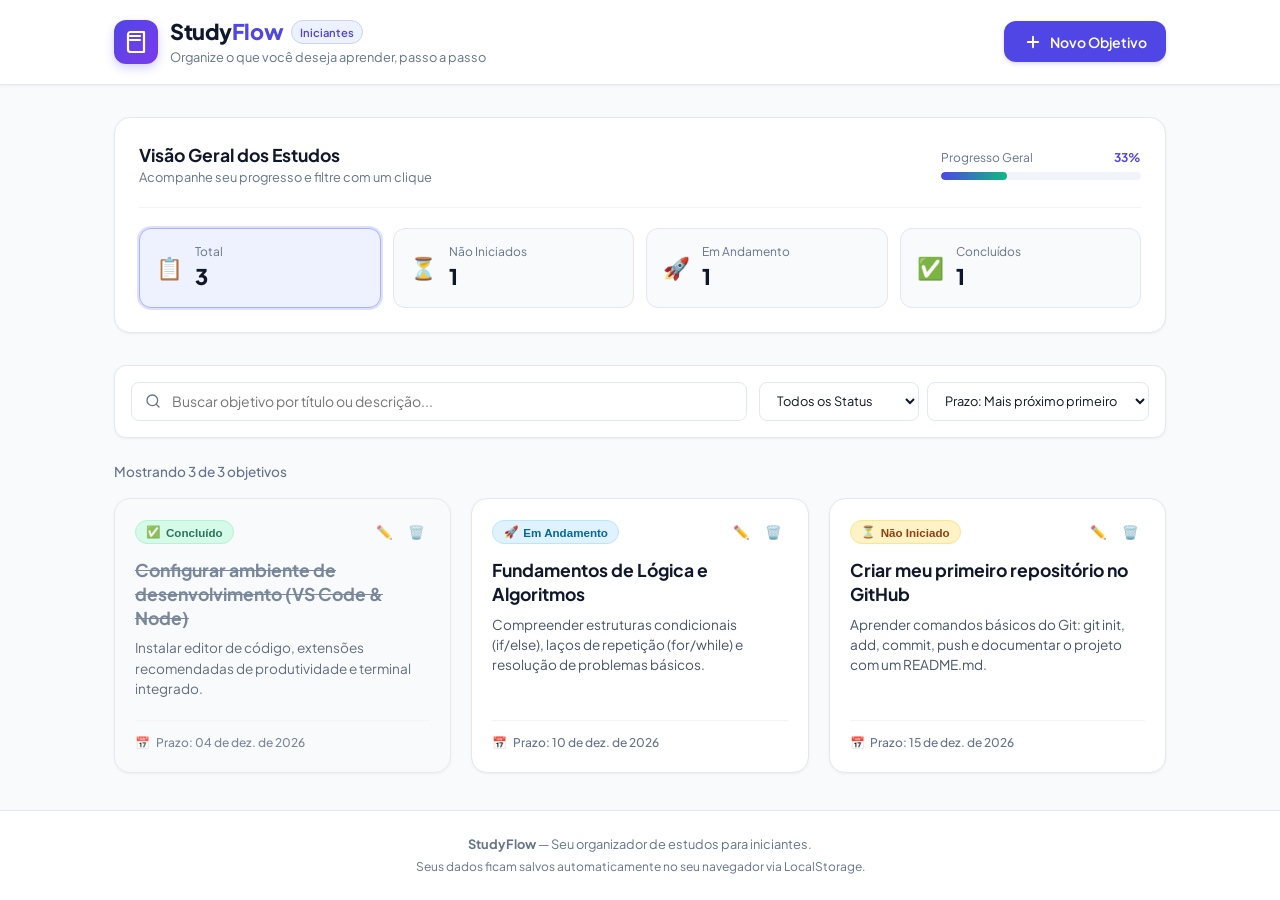
<file: src/public/index.html>
<!DOCTYPE html>
<html lang="pt-BR">
<head>
  <meta charset="UTF-8" />
  <meta name="viewport" content="width=device-width, initial-scale=1.0" />
  <title>StudyFlow - Organize seus Objetivos de Estudos</title>
  <meta name="description" content="Aplicação simples e acolhedora para organizar objetivos de estudo." />
  
  <!-- Fontes do Google -->
  <link rel="preconnect" href="https://fonts.googleapis.com">
  <link rel="preconnect" href="https://fonts.gstatic.com" crossorigin>
  <link href="https://fonts.googleapis.com/css2?family=Plus+Jakarta+Sans:wght@500;600;700;800&family=Inter:wght@400;500;600&display=swap" rel="stylesheet">

  <link rel="stylesheet" href="style.css" />
</head>
<body>

  <!-- Barra Superior / Cabeçalho -->
  <header class="header">
    <div class="header-container">
      <div class="brand">
        <div class="brand-icon">
          <svg width="24" height="24" viewBox="0 0 24 24" fill="none" stroke="currentColor" stroke-width="2.2" stroke-linecap="round" stroke-linejoin="round">
            <path d="M4 19.5v-15A2.5 2.5 0 0 1 6.5 2H20v20H6.5a2.5 2.5 0 0 1-2.5-2.5Z"></path>
            <path d="M6 6h10"></path>
            <path d="M6 10h10"></path>
          </svg>
        </div>
        <div>
          <div class="brand-title-wrap">
            <h1 class="brand-title">Study<span>Flow</span></h1>
            <span class="badge-tag">Iniciantes</span>
          </div>
          <p class="brand-subtitle">Organize o que você deseja aprender, passo a passo</p>
        </div>
      </div>

      <button id="btn-open-new-modal" class="btn btn-primary" type="button">
        <svg width="18" height="18" viewBox="0 0 24 24" fill="none" stroke="currentColor" stroke-width="2.5" stroke-linecap="round" stroke-linejoin="round">
          <line x1="12" y1="5" x2="12" y2="19"></line>
          <line x1="5" y1="12" x2="19" y2="12"></line>
        </svg>
        <span>Novo Objetivo</span>
      </button>
    </div>
  </header>

  <!-- Conteúdo Principal -->
  <main class="main-container">

    <!-- Painel de Visão Geral e Métricas -->
    <section class="stats-panel">
      <div class="stats-header">
        <div>
          <h2 class="stats-title">Visão Geral dos Estudos</h2>
          <p class="stats-subtitle">Acompanhe seu progresso e filtre com um clique</p>
        </div>
        <div class="progress-wrap">
          <div class="progress-label">
            <span>Progresso Geral</span>
            <strong id="progress-percent">0%</strong>
          </div>
          <div class="progress-bar-bg">
            <div id="progress-bar-fill" class="progress-bar-fill" style="width: 0%"></div>
          </div>
        </div>
      </div>

      <div class="stats-grid">
        <div class="stat-card active" data-filter="all" id="stat-card-all">
          <div class="stat-icon stat-icon-all">📋</div>
          <div class="stat-info">
            <span class="stat-label">Total</span>
            <strong class="stat-value" id="count-total">0</strong>
          </div>
        </div>

        <div class="stat-card" data-filter="not_started" id="stat-card-not-started">
          <div class="stat-icon stat-icon-pending">⏳</div>
          <div class="stat-info">
            <span class="stat-label">Não Iniciados</span>
            <strong class="stat-value" id="count-not-started">0</strong>
          </div>
        </div>

        <div class="stat-card" data-filter="in_progress" id="stat-card-in-progress">
          <div class="stat-icon stat-icon-progress">🚀</div>
          <div class="stat-info">
            <span class="stat-label">Em Andamento</span>
            <strong class="stat-value" id="count-in-progress">0</strong>
          </div>
        </div>

        <div class="stat-card" data-filter="completed" id="stat-card-completed">
          <div class="stat-icon stat-icon-completed">✅</div>
          <div class="stat-info">
            <span class="stat-label">Concluídos</span>
            <strong class="stat-value" id="count-completed">0</strong>
          </div>
        </div>
      </div>
    </section>

    <!-- Barra de Filtro e Busca -->
    <section class="filter-bar">
      <div class="search-input-wrap">
        <svg class="search-icon" width="16" height="16" viewBox="0 0 24 24" fill="none" stroke="currentColor" stroke-width="2" stroke-linecap="round" stroke-linejoin="round">
          <circle cx="11" cy="11" r="8"></circle>
          <line x1="21" y1="21" x2="16.65" y2="16.65"></line>
        </svg>
        <input type="text" id="input-search" placeholder="Buscar objetivo por título ou descrição..." />
        <button type="button" id="btn-clear-search" class="btn-clear hidden">&times;</button>
      </div>

      <div class="filter-controls">
        <select id="select-status-filter" aria-label="Filtrar por status">
          <option value="all">Todos os Status</option>
          <option value="not_started">⏳ Não Iniciados</option>
          <option value="in_progress">🚀 Em Andamento</option>
          <option value="completed">✅ Concluídos</option>
        </select>

        <select id="select-sort" aria-label="Ordenar objetivos">
          <option value="deadline_asc">Prazo: Mais próximo primeiro</option>
          <option value="deadline_desc">Prazo: Mais distante primeiro</option>
          <option value="created_desc">Mais recentes adicionados</option>
          <option value="title_asc">Ordem alfabética (A-Z)</option>
        </select>
      </div>
    </section>

    <!-- Cabeçalho da Listagem -->
    <div class="list-summary" id="list-summary">
      <span id="summary-count-text">Mostrando objetivos</span>
      <button type="button" id="btn-reset-filters" class="link-btn hidden">Limpar filtros</button>
    </div>

    <!-- Lista de Cartões de Objetivos -->
    <div id="objectives-grid" class="objectives-grid"></div>

    <!-- Estado Vazio (Empty State) -->
    <div id="empty-state" class="empty-state hidden">
      <div class="empty-icon">📖</div>
      <h3 id="empty-title">Nenhum objetivo cadastrado ainda</h3>
      <p id="empty-description">Todo aprendizado começa com uma meta simples. Cadastre o que você quer aprender agora mesmo!</p>
      <div class="empty-actions">
        <button id="btn-empty-new" type="button" class="btn btn-primary">Cadastrar Primeiro Objetivo</button>
        <button id="btn-load-samples" type="button" class="btn btn-secondary">Carregar Exemplos Sugeridos</button>
      </div>
    </div>

  </main>

  <!-- Rodapé -->
  <footer class="footer">
    <div class="footer-container">
      <p><strong>StudyFlow</strong> — Seu organizador de estudos para iniciantes.</p>
      <p class="footer-sub">Seus dados ficam salvos automaticamente no seu navegador via LocalStorage.</p>
    </div>
  </footer>

  <!-- Modal de Cadastro / Edição -->
  <div id="modal-form" class="modal-overlay hidden" role="dialog" aria-modal="true">
    <div class="modal-card">
      <div class="modal-header">
        <div>
          <h3 id="modal-form-title">Novo Objetivo de Estudo</h3>
          <p id="modal-form-subtitle">Defina o que você quer aprender com clareza.</p>
        </div>
        <button type="button" class="btn-close" id="btn-close-form">&times;</button>
      </div>

      <form id="objective-form">
        <input type="hidden" id="form-objective-id" />

        <div class="form-group">
          <label for="form-title">Título do objetivo <span class="required">*</span></label>
          <input type="text" id="form-title" placeholder="Ex: Aprender funções em JavaScript" required />
          <span class="field-hint">Dica: seja específico para saber quando completou.</span>
        </div>

        <div class="form-group">
          <label for="form-description">Descrição ou anotações <small>(opcional)</small></label>
          <textarea id="form-description" rows="3" placeholder="Ex: Assistir aulas, ler documentação e resolver 3 exercícios."></textarea>
        </div>

        <div class="form-row">
          <div class="form-group">
            <label for="form-deadline">Prazo de conclusão <span class="required">*</span></label>
            <input type="date" id="form-deadline" required />
          </div>

          <div class="form-group">
            <label for="form-status">Status atual</label>
            <select id="form-status">
              <option value="not_started">⏳ Não Iniciado</option>
              <option value="in_progress">🚀 Em Andamento</option>
              <option value="completed">✅ Concluído</option>
            </select>
          </div>
        </div>

        <div class="modal-footer">
          <button type="button" class="btn btn-secondary" id="btn-cancel-form">Cancelar</button>
          <button type="submit" class="btn btn-primary" id="btn-submit-form">Salvar Objetivo</button>
        </div>
      </form>
    </div>
  </div>

  <!-- Modal de Confirmação de Exclusão (Requisito: Excluir somente após confirmação) -->
  <div id="modal-delete" class="modal-overlay hidden" role="alertdialog" aria-modal="true">
    <div class="modal-card modal-delete-card">
      <div class="delete-icon-wrap">⚠️</div>
      <div class="delete-content">
        <h3>Confirmar Exclusão</h3>
        <p>Tem certeza de que deseja excluir o seguinte objetivo de estudo?</p>
        <div id="delete-target-title" class="delete-target-title">"Título do objetivo"</div>
        <p class="delete-warning">Esta ação removerá permanentemente o item e não pode ser desfeita.</p>
      </div>
      <div class="modal-footer delete-footer">
        <button type="button" class="btn btn-secondary" id="btn-cancel-delete">Cancelar</button>
        <button type="button" class="btn btn-danger" id="btn-confirm-delete">Sim, Excluir Objetivo</button>
      </div>
    </div>
  </div>

  <!-- Notificação Flutuante (Toast) -->
  <div id="toast" class="toast hidden">
    <span id="toast-message">Notificação</span>
  </div>

  <script src="script.js"></script>
</body>
</html>
</file>
<file: src/public/style.css>
/* ==========================================================
   StudyFlow - Estilos da Aplicação (CSS Puro e Responsivo)
   ========================================================== */

:root {
  --primary: #4f46e5;
  --primary-hover: #4338ca;
  --primary-light: #eef2ff;
  --text-main: #0f172a;
  --text-muted: #64748b;
  --bg-page: #f8fafc;
  --bg-card: #ffffff;
  --border-color: #e2e8f0;
  --border-focus: #818cf8;
  --danger: #e11d48;
  --danger-hover: #be123c;
  --danger-bg: #ffe4e6;
  --radius-lg: 16px;
  --radius-md: 12px;
  --radius-sm: 8px;
  --shadow-sm: 0 1px 3px rgba(0, 0, 0, 0.05);
  --shadow-md: 0 4px 6px -1px rgba(0, 0, 0, 0.07), 0 2px 4px -2px rgba(0, 0, 0, 0.05);
  --shadow-lg: 0 10px 15px -3px rgba(0, 0, 0, 0.1), 0 4px 6px -4px rgba(0, 0, 0, 0.05);
  --font-family: 'Plus Jakarta Sans', 'Inter', system-ui, -apple-system, sans-serif;
}

* {
  margin: 0;
  padding: 0;
  box-sizing: border-box;
}

body {
  font-family: var(--font-family);
  background-color: var(--bg-page);
  color: var(--text-main);
  line-height: 1.5;
  min-height: 100vh;
  display: flex;
  flex-direction: column;
  -webkit-font-smoothing: antialiased;
}

/* ================== Header ================== */
.header {
  background: var(--bg-card);
  border-bottom: 1px solid var(--border-color);
  position: sticky;
  top: 0;
  z-index: 30;
  box-shadow: var(--shadow-sm);
}

.header-container {
  max-width: 1100px;
  margin: 0 auto;
  padding: 1rem 1.5rem;
  display: flex;
  align-items: center;
  justify-content: space-between;
  gap: 1rem;
}

.brand {
  display: flex;
  align-items: center;
  gap: 0.75rem;
}

.brand-icon {
  width: 44px;
  height: 44px;
  border-radius: var(--radius-md);
  background: linear-gradient(135deg, #4f46e5, #7c3aed);
  color: #ffffff;
  display: flex;
  align-items: center;
  justify-content: center;
  box-shadow: 0 4px 10px rgba(79, 70, 229, 0.25);
}

.brand-title-wrap {
  display: flex;
  align-items: center;
  gap: 0.5rem;
}

.brand-title {
  font-size: 1.35rem;
  font-weight: 800;
  letter-spacing: -0.02em;
  color: var(--text-main);
}

.brand-title span {
  color: var(--primary);
}

.badge-tag {
  font-size: 0.7rem;
  font-weight: 600;
  padding: 0.15rem 0.5rem;
  border-radius: 9999px;
  background-color: var(--primary-light);
  color: var(--primary);
  border: 1px solid #c7d2fe;
}

.brand-subtitle {
  font-size: 0.8rem;
  color: var(--text-muted);
}

/* ================== Botões ================== */
.btn {
  display: inline-flex;
  align-items: center;
  justify-content: center;
  gap: 0.5rem;
  padding: 0.65rem 1.15rem;
  border-radius: var(--radius-md);
  font-size: 0.875rem;
  font-weight: 600;
  cursor: pointer;
  border: 1px solid transparent;
  transition: all 0.15s ease-in-out;
  font-family: inherit;
}

.btn-primary {
  background-color: var(--primary);
  color: #ffffff;
  box-shadow: 0 2px 4px rgba(79, 70, 229, 0.2);
}

.btn-primary:hover {
  background-color: var(--primary-hover);
  box-shadow: 0 4px 8px rgba(79, 70, 229, 0.3);
}

.btn-secondary {
  background-color: #ffffff;
  border-color: var(--border-color);
  color: var(--text-main);
}

.btn-secondary:hover {
  background-color: #f1f5f9;
}

.btn-danger {
  background-color: var(--danger);
  color: #ffffff;
}

.btn-danger:hover {
  background-color: var(--danger-hover);
}

/* ================== Conteúdo Principal ================== */
.main-container {
  max-width: 1100px;
  width: 100%;
  margin: 0 auto;
  padding: 2rem 1.5rem;
  flex: 1;
}

/* ================== Painel de Estatísticas ================== */
.stats-panel {
  background: var(--bg-card);
  border: 1px solid var(--border-color);
  border-radius: var(--radius-lg);
  padding: 1.5rem;
  margin-bottom: 2rem;
  box-shadow: var(--shadow-sm);
}

.stats-header {
  display: flex;
  flex-direction: column;
  gap: 1rem;
  padding-bottom: 1.25rem;
  border-bottom: 1px solid #f1f5f9;
}

@media (min-width: 640px) {
  .stats-header {
    flex-direction: row;
    align-items: center;
    justify-content: space-between;
  }
}

.stats-title {
  font-size: 1.1rem;
  font-weight: 700;
  color: var(--text-main);
}

.stats-subtitle {
  font-size: 0.8rem;
  color: var(--text-muted);
}

.progress-wrap {
  min-width: 200px;
}

.progress-label {
  display: flex;
  justify-content: space-between;
  font-size: 0.75rem;
  color: var(--text-muted);
  margin-bottom: 0.35rem;
}

.progress-label strong {
  color: var(--primary);
}

.progress-bar-bg {
  width: 100%;
  height: 8px;
  background-color: #f1f5f9;
  border-radius: 9999px;
  overflow: hidden;
}

.progress-bar-fill {
  height: 100%;
  background: linear-gradient(90deg, #4f46e5, #10b981);
  border-radius: 9999px;
  transition: width 0.4s ease;
}

.stats-grid {
  display: grid;
  grid-template-columns: repeat(2, 1fr);
  gap: 0.75rem;
  margin-top: 1.25rem;
}

@media (min-width: 768px) {
  .stats-grid {
    grid-template-columns: repeat(4, 1fr);
  }
}

.stat-card {
  display: flex;
  align-items: center;
  gap: 0.75rem;
  padding: 0.85rem 1rem;
  border-radius: var(--radius-md);
  border: 1px solid var(--border-color);
  background-color: #f8fafc;
  cursor: pointer;
  transition: all 0.2s ease;
  user-select: none;
}

.stat-card:hover {
  background-color: #f1f5f9;
}

.stat-card.active {
  background-color: var(--primary-light);
  border-color: #a5b4fc;
  box-shadow: 0 0 0 2px rgba(99, 102, 241, 0.2);
}

.stat-icon {
  font-size: 1.35rem;
}

.stat-label {
  display: block;
  font-size: 0.75rem;
  color: var(--text-muted);
}

.stat-value {
  font-size: 1.35rem;
  font-weight: 800;
  color: var(--text-main);
}

/* ================== Barra de Filtros e Busca ================== */
.filter-bar {
  background: var(--bg-card);
  border: 1px solid var(--border-color);
  border-radius: var(--radius-md);
  padding: 1rem;
  margin-bottom: 1.5rem;
  display: flex;
  flex-direction: column;
  gap: 0.75rem;
  box-shadow: var(--shadow-sm);
}

@media (min-width: 768px) {
  .filter-bar {
    flex-direction: row;
    align-items: center;
    justify-content: space-between;
  }
}

.search-input-wrap {
  position: relative;
  flex: 1;
}

.search-icon {
  position: absolute;
  left: 0.85rem;
  top: 50%;
  transform: translateY(-50%);
  color: var(--text-muted);
}

.search-input-wrap input {
  width: 100%;
  padding: 0.6rem 2.2rem 0.6rem 2.5rem;
  border: 1px solid var(--border-color);
  border-radius: var(--radius-sm);
  font-size: 0.875rem;
  font-family: inherit;
  outline: none;
  transition: border-color 0.2s;
}

.search-input-wrap input:focus {
  border-color: var(--primary);
  box-shadow: 0 0 0 3px rgba(79, 70, 229, 0.1);
}

.btn-clear {
  position: absolute;
  right: 0.6rem;
  top: 50%;
  transform: translateY(-50%);
  background: none;
  border: none;
  font-size: 1.25rem;
  color: var(--text-muted);
  cursor: pointer;
}

.filter-controls {
  display: flex;
  gap: 0.5rem;
  flex-wrap: wrap;
}

.filter-controls select {
  padding: 0.6rem 0.85rem;
  border: 1px solid var(--border-color);
  border-radius: var(--radius-sm);
  background-color: #ffffff;
  font-size: 0.8rem;
  font-family: inherit;
  color: var(--text-main);
  outline: none;
  cursor: pointer;
}

.filter-controls select:focus {
  border-color: var(--primary);
}

/* ================== Sumário da Listagem ================== */
.list-summary {
  display: flex;
  align-items: center;
  justify-content: space-between;
  margin-bottom: 1rem;
  font-size: 0.85rem;
  color: var(--text-muted);
  font-weight: 500;
}

.link-btn {
  background: none;
  border: none;
  color: var(--primary);
  font-size: 0.8rem;
  font-weight: 600;
  cursor: pointer;
}

.link-btn:hover {
  text-decoration: underline;
}

/* ================== Grade de Objetivos ================== */
.objectives-grid {
  display: grid;
  grid-template-columns: 1fr;
  gap: 1.25rem;
}

@media (min-width: 640px) {
  .objectives-grid {
    grid-template-columns: repeat(2, 1fr);
  }
}

@media (min-width: 1024px) {
  .objectives-grid {
    grid-template-columns: repeat(3, 1fr);
  }
}

/* ================== Cartão de Objetivo ================== */
.objective-card {
  background: var(--bg-card);
  border: 1px solid var(--border-color);
  border-radius: var(--radius-lg);
  padding: 1.25rem;
  display: flex;
  flex-direction: column;
  justify-content: space-between;
  box-shadow: var(--shadow-sm);
  transition: transform 0.2s, box-shadow 0.2s, border-color 0.2s;
}

.objective-card:hover {
  transform: translateY(-2px);
  box-shadow: var(--shadow-md);
  border-color: #cbd5e1;
}

.objective-card.is-completed {
  opacity: 0.85;
  background-color: #fafbfc;
}

.objective-card.is-overdue {
  border-color: #fecdd3;
}

.card-top {
  display: flex;
  align-items: center;
  justify-content: space-between;
  margin-bottom: 0.85rem;
}

.status-badge {
  display: inline-flex;
  align-items: center;
  gap: 0.35rem;
  padding: 0.25rem 0.65rem;
  border-radius: 9999px;
  font-size: 0.725rem;
  font-weight: 700;
  border: 1px solid transparent;
  cursor: pointer;
  transition: opacity 0.2s;
}

.status-badge:hover {
  opacity: 0.85;
}

.status-not_started {
  background-color: #fef3c7;
  color: #92400e;
  border-color: #fde68a;
}

.status-in_progress {
  background-color: #e0f2fe;
  color: #0369a1;
  border-color: #bae6fd;
}

.status-completed {
  background-color: #d1fae5;
  color: #065f46;
  border-color: #a7f3d0;
}

.card-actions {
  display: flex;
  gap: 0.25rem;
}

.action-icon-btn {
  background: none;
  border: none;
  padding: 0.35rem;
  border-radius: var(--radius-sm);
  color: var(--text-muted);
  cursor: pointer;
  transition: all 0.15s;
}

.action-icon-btn:hover {
  background-color: #f1f5f9;
  color: var(--primary);
}

.action-icon-btn.delete-btn:hover {
  background-color: var(--danger-bg);
  color: var(--danger);
}

.card-title {
  font-size: 1.1rem;
  font-weight: 700;
  color: var(--text-main);
  margin-bottom: 0.5rem;
  line-height: 1.35;
}

.objective-card.is-completed .card-title {
  text-decoration: line-through;
  color: var(--text-muted);
}

.card-desc {
  font-size: 0.85rem;
  color: #475569;
  margin-bottom: 1.25rem;
  line-height: 1.5;
  white-space: pre-line;
  display: -webkit-box;
  -webkit-line-clamp: 3;
  -webkit-box-orient: vertical;
  overflow: hidden;
}

.card-footer {
  padding-top: 0.85rem;
  border-top: 1px solid #f1f5f9;
  display: flex;
  align-items: center;
  justify-content: space-between;
  flex-wrap: wrap;
  gap: 0.5rem;
  font-size: 0.75rem;
}

.card-deadline {
  color: var(--text-muted);
  font-weight: 500;
  display: flex;
  align-items: center;
  gap: 0.35rem;
}

.deadline-tag {
  padding: 0.2rem 0.5rem;
  border-radius: 6px;
  font-size: 0.7rem;
  font-weight: 600;
}

.deadline-overdue {
  background-color: #ffe4e6;
  color: #be123c;
}

.deadline-today {
  background-color: #fef3c7;
  color: #92400e;
}

.deadline-near {
  background-color: #e0e7ff;
  color: #3730a3;
}

/* ================== Empty State ================== */
.empty-state {
  background: var(--bg-card);
  border: 2px dashed #cbd5e1;
  border-radius: var(--radius-lg);
  padding: 3rem 1.5rem;
  text-align: center;
  max-width: 600px;
  margin: 2rem auto;
}

.empty-icon {
  font-size: 3rem;
  margin-bottom: 1rem;
}

.empty-state h3 {
  font-size: 1.25rem;
  font-weight: 800;
  color: var(--text-main);
  margin-bottom: 0.5rem;
}

.empty-state p {
  font-size: 0.875rem;
  color: var(--text-muted);
  max-width: 420px;
  margin: 0 auto 1.5rem;
}

.empty-actions {
  display: flex;
  gap: 0.75rem;
  justify-content: center;
  flex-wrap: wrap;
}

/* ================== Modais ================== */
.modal-overlay {
  position: fixed;
  inset: 0;
  background-color: rgba(15, 23, 42, 0.6);
  backdrop-filter: blur(3px);
  display: flex;
  align-items: center;
  justify-content: center;
  padding: 1rem;
  z-index: 50;
  animation: fadeIn 0.15s ease-out;
}

.modal-card {
  background: var(--bg-card);
  border-radius: var(--radius-lg);
  width: 100%;
  max-width: 520px;
  box-shadow: var(--shadow-lg);
  border: 1px solid var(--border-color);
  overflow: hidden;
  animation: scaleUp 0.15s ease-out;
}

.modal-header {
  padding: 1.25rem 1.5rem;
  background-color: #f8fafc;
  border-bottom: 1px solid var(--border-color);
  display: flex;
  justify-content: space-between;
  align-items: center;
}

.modal-header h3 {
  font-size: 1.15rem;
  font-weight: 800;
  color: var(--text-main);
}

.modal-header p {
  font-size: 0.775rem;
  color: var(--text-muted);
}

.btn-close {
  background: none;
  border: none;
  font-size: 1.5rem;
  color: var(--text-muted);
  cursor: pointer;
  padding: 0.25rem 0.5rem;
  border-radius: var(--radius-sm);
}

.btn-close:hover {
  background-color: #e2e8f0;
}

form {
  padding: 1.5rem;
  display: flex;
  flex-direction: column;
  gap: 1.15rem;
}

.form-group {
  display: flex;
  flex-direction: column;
  gap: 0.35rem;
}

.form-group label {
  font-size: 0.85rem;
  font-weight: 600;
  color: var(--text-main);
}

.form-group .required {
  color: var(--danger);
}

.form-group input,
.form-group textarea,
.form-group select {
  padding: 0.65rem 0.85rem;
  border: 1px solid var(--border-color);
  border-radius: var(--radius-sm);
  font-size: 0.875rem;
  font-family: inherit;
  outline: none;
  transition: border-color 0.2s;
}

.form-group input:focus,
.form-group textarea:focus,
.form-group select:focus {
  border-color: var(--primary);
  box-shadow: 0 0 0 3px rgba(79, 70, 229, 0.12);
}

.form-row {
  display: grid;
  grid-template-columns: 1fr;
  gap: 1rem;
}

@media (min-width: 480px) {
  .form-row {
    grid-template-columns: 1fr 1fr;
  }
}

.field-hint {
  font-size: 0.75rem;
  color: var(--text-muted);
}

.modal-footer {
  padding: 1rem 1.5rem;
  background-color: #f8fafc;
  border-top: 1px solid var(--border-color);
  display: flex;
  justify-content: flex-end;
  gap: 0.75rem;
}

/* Modal Exclusão Específico */
.modal-delete-card {
  max-width: 450px;
  padding: 1.5rem 1.5rem 1.25rem;
}

.delete-icon-wrap {
  font-size: 2.5rem;
  margin-bottom: 0.5rem;
}

.delete-content h3 {
  font-size: 1.2rem;
  font-weight: 800;
  color: var(--text-main);
  margin-bottom: 0.5rem;
}

.delete-content p {
  font-size: 0.875rem;
  color: var(--text-muted);
}

.delete-target-title {
  margin: 0.75rem 0;
  padding: 0.75rem;
  background: #f1f5f9;
  border-radius: var(--radius-sm);
  font-weight: 700;
  font-size: 0.9rem;
  color: var(--text-main);
}

.delete-warning {
  font-size: 0.75rem !important;
  color: var(--danger) !important;
  font-weight: 600;
}

.delete-footer {
  margin: 1.5rem -1.5rem -1.25rem;
}

/* ================== Toast ================== */
.toast {
  position: fixed;
  bottom: 1.5rem;
  right: 1.5rem;
  background-color: #0f172a;
  color: #ffffff;
  padding: 0.75rem 1.25rem;
  border-radius: var(--radius-md);
  box-shadow: var(--shadow-lg);
  font-size: 0.875rem;
  font-weight: 600;
  z-index: 60;
  animation: slideUp 0.2s ease-out;
}

/* ================== Footer ================== */
.footer {
  border-top: 1px solid var(--border-color);
  background: #ffffff;
  padding: 1.5rem 1rem;
  text-align: center;
  font-size: 0.8rem;
  color: var(--text-muted);
  margin-top: auto;
}

.footer-sub {
  font-size: 0.75rem;
  margin-top: 0.25rem;
}

/* Utilitários */
.hidden {
  display: none !important;
}

@keyframes fadeIn {
  from { opacity: 0; }
  to { opacity: 1; }
}

@keyframes scaleUp {
  from { transform: scale(0.96); opacity: 0; }
  to { transform: scale(1); opacity: 1; }
}

@keyframes slideUp {
  from { transform: translateY(15px); opacity: 0; }
  to { transform: translateY(0); opacity: 1; }
}
</file>
